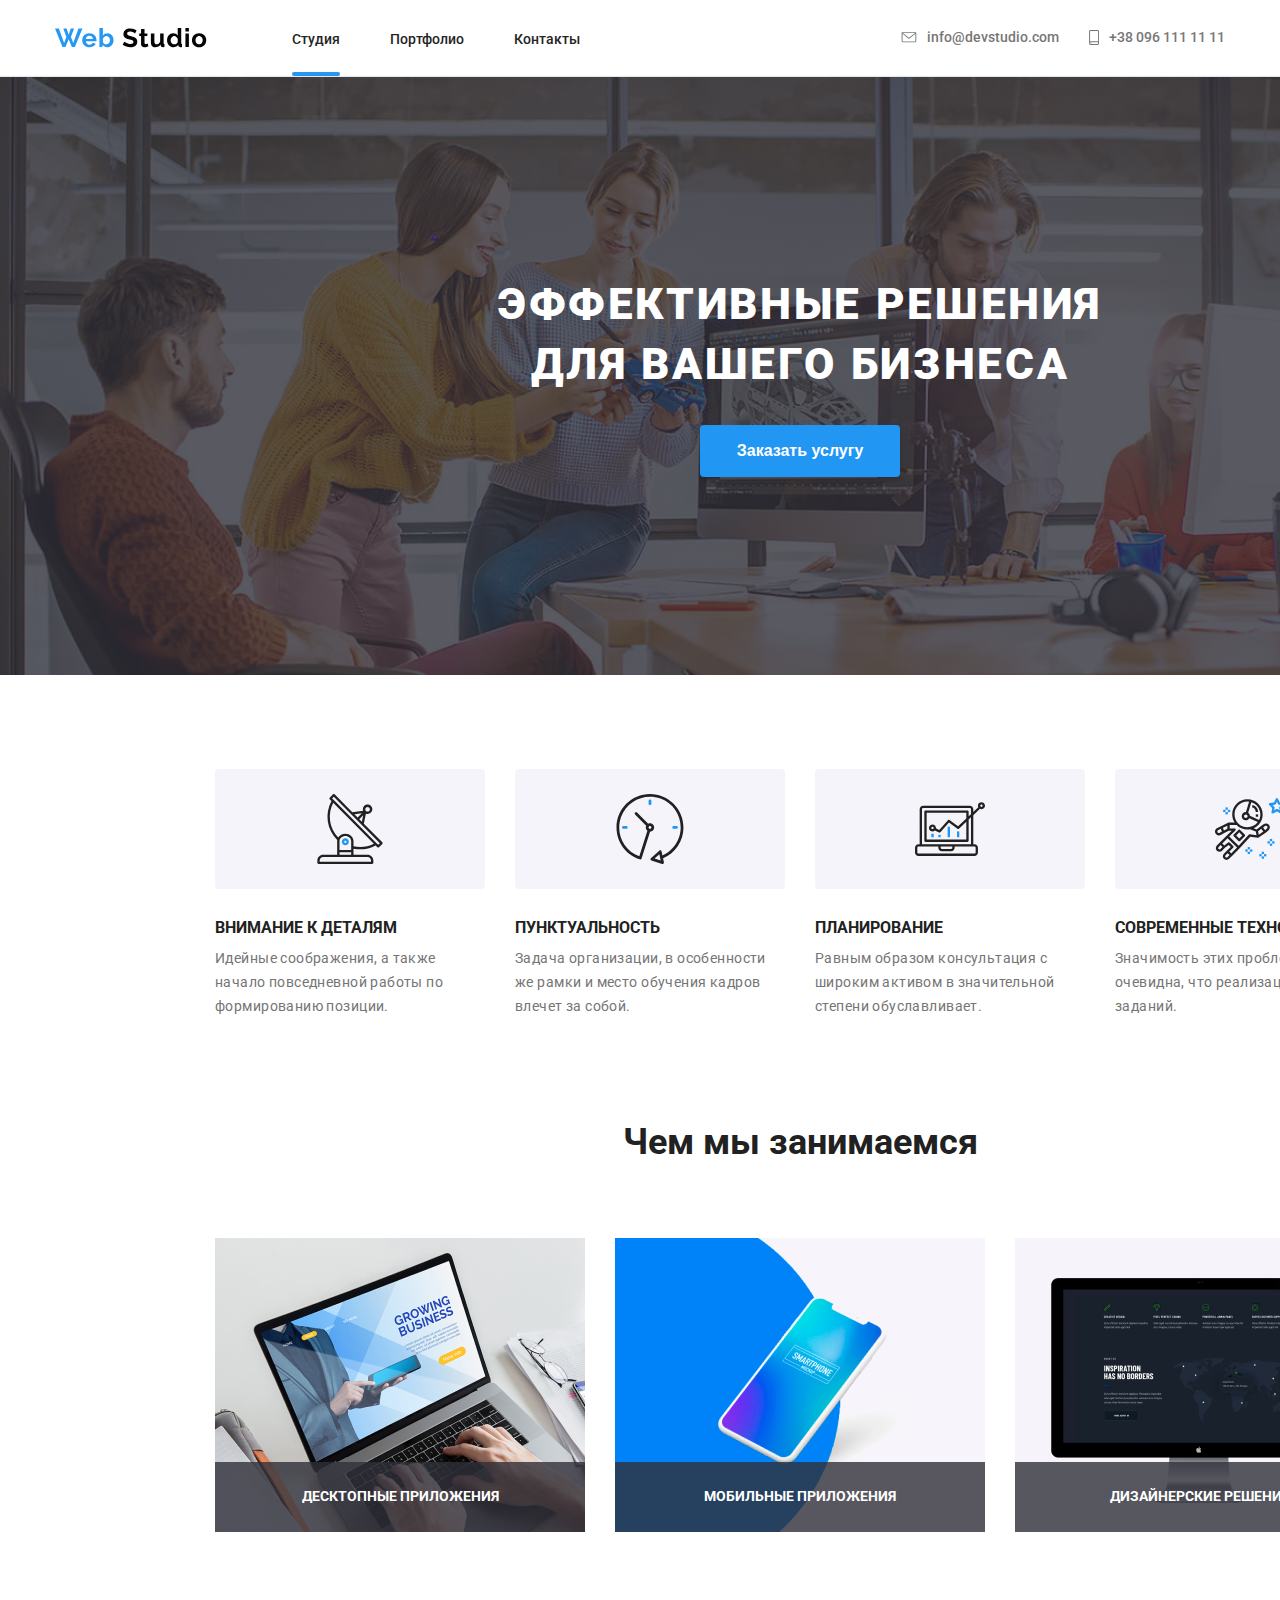
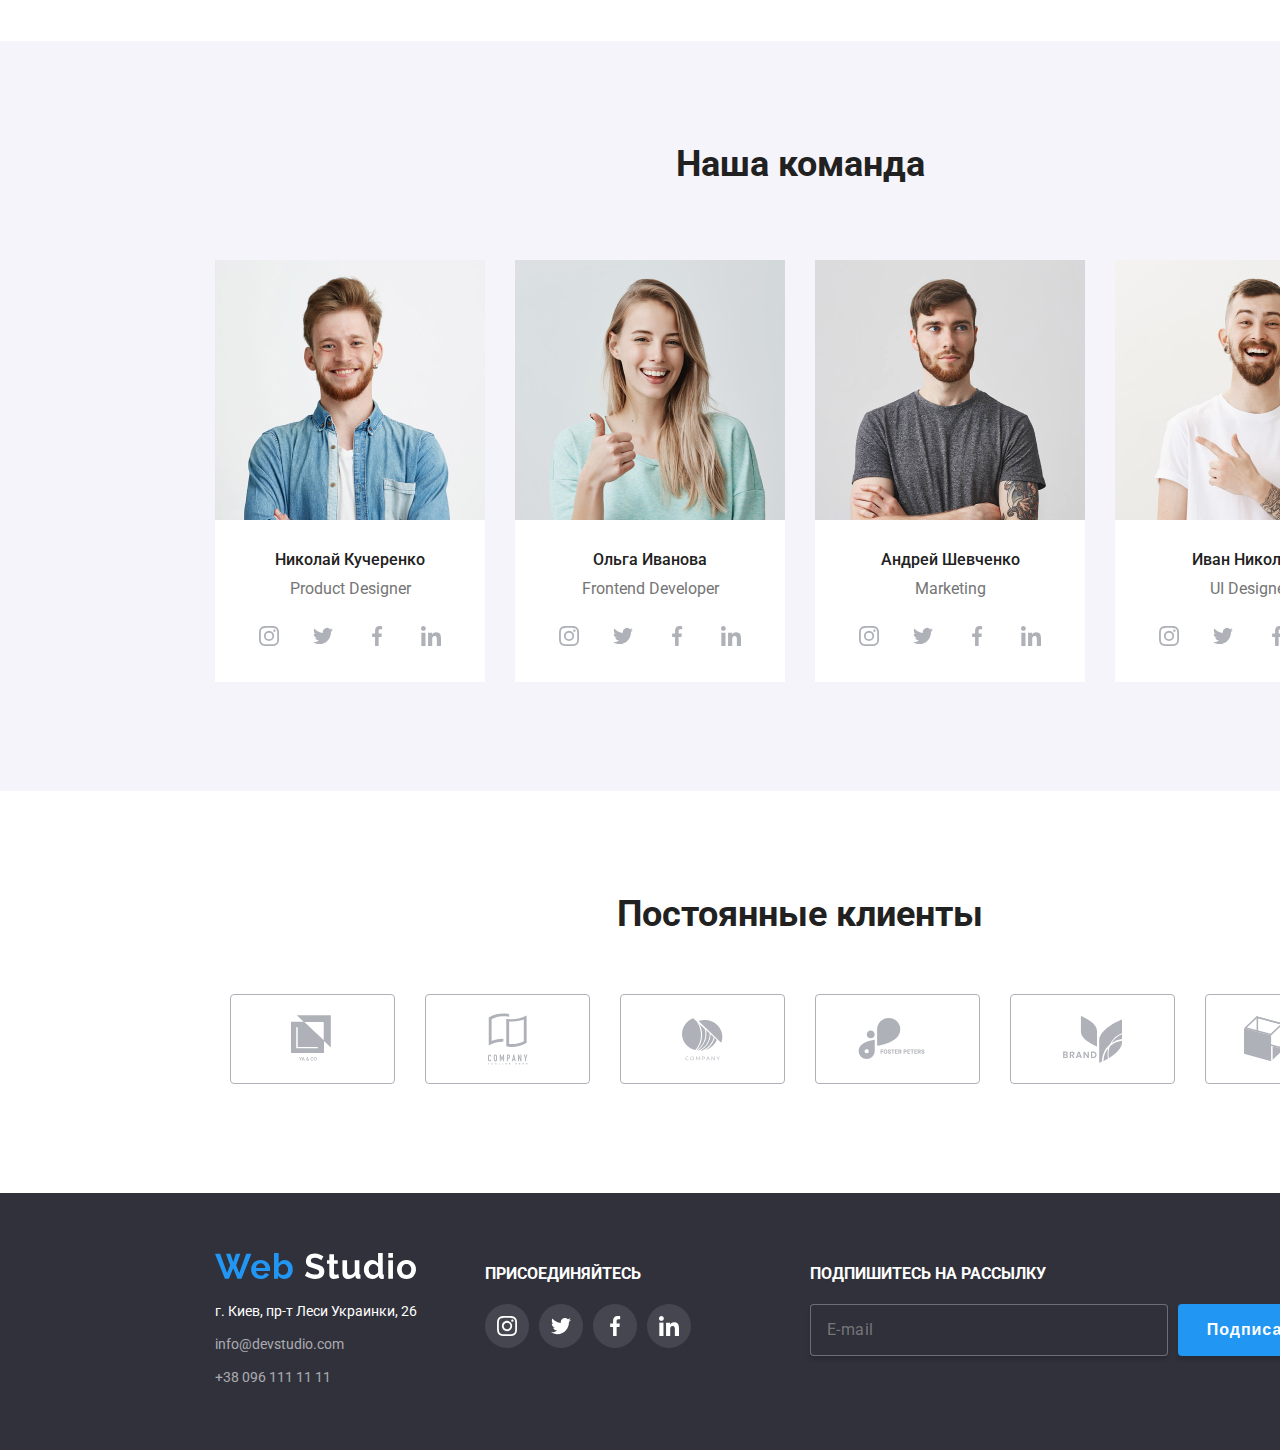
<file: index.html>
<!DOCTYPE html>
<html lang="ru">
  <head>
    <meta charset="UTF-8" />
    <meta name="format-detection" content="telephone=no" />
    <meta
      name="viewport"
      content="width=device-width, initial-scale=1.0, maximum-scale=1.0, user-scalable=no, shrink-to-fit=no"
    />
    <meta http-equiv="X-UA-Compatible" content="ie=edge" />
    <title>home</title>
    <link
      href="https://fonts.googleapis.com/css2?family=Roboto:wght@400;500;700;900&display=swap"
      rel="stylesheet"
    />
    <link rel="stylesheet" href="css/style.css" />
  </head>

  <body>
    <header class="header">
      <div class="container header__container">
        <ul class="header__items">
          <li class="header__item">
            <a href="/" class="logo">
              <img src="./image/logo.svg" alt="WEB Studio" />
            </a>
          </li>
          <li class="header__item header__item-nav">
            <nav class="nav">
              <ul class="nav__list">
                <li class="nav__item">
                  <a class="nav__link nav__link--active" href="/index.html"
                    >Студия</a
                  >
                </li>
                <li class="nav__item">
                  <a class="nav__link" href="./portfolio.html">Портфолио</a>
                </li>
                <li class="nav__item">
                  <a class="nav__link" href="">Контакты</a>
                </li>
              </ul>
            </nav>
          </li>

          <li class="contacts">
            <ul class="contacts__list">
              <li class="contacts__item">
                <a class="contacts__link" href="mailto:info@devstudio.com">
                  <svg class="contacts__icon icon--envelope">
                    <use xlink:href="./image/sprite.svg#envelope"></use>
                  </svg>
                  <span class="contacts__text">info@devstudio.com </span>
                </a>
              </li>
              <li class="contacts__item">
                <a class="contacts__link" href="tel:+380961111111">
                  <svg class="contacts__icon icon--smartphone">
                    <use xlink:href="./image/sprite.svg#smartphone"></use>
                  </svg>
                  <span class="contacts__text">+38 096 111 11 11</span>
                </a>
              </li>
            </ul>
          </li>
        </ul>
      </div>
    </header>

    <main class="layout">
      <section class="layout__section layout__section-main">
        <!-- <div class="container"> -->
          <div class="layout__hero-bcg">
            <div class="layout__hero">
              <h1 class="layout__main-title">
                Эффективные решения для вашего бизнеса
              </h1>
              <button data-modal-open="" type="button" class="btn btn-hero" >
                <span class="btn__text">
                  Заказать услугу
                </span>
              </button>
            </div>
          </div>
        </div>
      </section>

      <section class="layout__section">
        <div class="container">
          <ul class="layout__list">
            <li class="layout__item icon-antenna">
              <p class="layout__title">Внимание к деталям</p>
              <p class="layout__text">
                Идейные соображения, а также начало повседневной работы по
                формированию позиции.
              </p>
            </li>

            <li class="layout__item icon-clock">
              <p class="layout__title">Пунктуальность</p>
              <p class="layout__text">
                Задача организации, в особенности же рамки и место обучения
                кадров влечет за собой.
              </p>
            </li>

            <li class="layout__item icon-diagram">
              <p class="layout__title">Планирование</p>
              <p class="layout__text">
                Равным образом консультация с широким активом в значительной
                степени обуславливает.
              </p>
            </li>

            <li class="layout__item icon-astronaut">
              <p class="layout__title">Современные технологии</p>
              <p class="layout__text">
                Значимость этих проблем настолько очевидна, что реализация
                плановых заданий.
              </p>
            </li>
          </ul>
        </div>
      </section>

      <section class="layout__section block">
        <div class="container">
          <h2 class="block__title">Чем мы занимаемся</h2>
          <ul class="block__list">
            <li class="block__item">
              <div class="img block__float">
                <img class="block__img" src="./image/example-09.jpg" alt="" />
                <p class="block__text">Десктопные приложения</p>
              </div>
            </li>
            <li class="block__item">
              <div class="img block__float">
                <img class="block__img" src="./image/mobile-app.jpg" alt="" />
                <p class="block__text">Мобильные приложения</p>
              </div>
              
            </li>
            <li class="block__item">
              <div class="img block__float">
                <img class="block__img" src="./image/example-06.jpg" alt="" />
                <p class="block__text">Дизайнерские решения</p>
              </div>
              
            </li>
          </ul>
        </div>
      </section>

      <section class="layout__section card">
        <div class="container">
          <h2 class="card__title">Наша команда</h2>
          <ul class="card__list">
            <li class="card__item">
              <div class="img">
                <img class="card__img" src="./image/john-smith.jpg" alt="" />
              </div>
              <div class="card__item-info">
                <h3 class="card__name">Николай Кучеренко</h3>
                <p class="card__description">Product Designer</p>
                <ul class="social">
                  <li class="social__list-item">
                    <a class="social__link" href="">
                      <svg class="social__item-icon">
                        <use xlink:href="./image/sprite.svg#instagram-icon"></use>
                      </svg>
                    </a>
                  </li>
                  <li class="social__list-item">
                    <a class="social__link" href="">
                      <svg class="social__item-icon">
                        <use xlink:href="./image/sprite.svg#twitter-icon"></use>
                      </svg>
                    </a>
                  </li>
                  <li class="social__list-item">
                    <a class="social__link" href="">
                      <svg class="social__item-icon">
                        <use xlink:href="./image/sprite.svg#facebook-icon"></use>
                      </svg>
                    </a>
                  </li>
                  <li class="social__list-item">
                    <a class="social__link" href="">
                      <svg class="social__item-icon">
                        <use xlink:href="./image/sprite.svg#linkedin-icon"></use>
                      </svg>
                    </a>
                  </li>
                </ul>
              </div>
            </li>

            <li class="card__item">
              <div class="img">
                <img class="card__img" src="./image/marta-stewart.jpg" alt="" />
              </div>
              <div class="card__item-info">
                <h3 class="card__name">Ольга Иванова</h3>
                <p class="card__description">Frontend Developer</p>
                <ul class="social">
                  <li class="social__list-item">
                    <a class="social__link" href="">
                      <svg class="social__item-icon">
                        <use xlink:href="./image/sprite.svg#instagram-icon"></use>
                      </svg>
                    </a>
                  </li>
                  <li class="social__list-item">
                    <a class="social__link" href="">
                      <svg class="social__item-icon">
                        <use xlink:href="./image/sprite.svg#twitter-icon"></use>
                      </svg>
                    </a>
                  </li>
                  <li class="social__list-item">
                    <a class="social__link" href="">
                      <svg class="social__item-icon">
                        <use xlink:href="./image/sprite.svg#facebook-icon"></use>
                      </svg>
                    </a>
                  </li>
                  <li class="social__list-item">
                    <a class="social__link" href="">
                      <svg class="social__item-icon">
                        <use xlink:href="./image/sprite.svg#linkedin-icon"></use>
                      </svg>
                    </a>
                  </li>
                </ul>
              </div>
            </li>

            <li class="card__item">
              <div class="img">
                <img class="card__img" src="./image/robert-jakis.jpg" alt="" />
              </div>
              <div class="card__item-info">
                <h3 class="card__name">Андрей Шевченко</h3>
                <p class="card__description">Marketing</p>
                <ul class="social">
                  <li class="social__list-item">
                    <a class="social__link" href="">
                      <svg class="social__item-icon">
                        <use xlink:href="./image/sprite.svg#instagram-icon"></use>
                      </svg>
                    </a>
                  </li>
                  <li class="social__list-item">
                    <a class="social__link" href="">
                      <svg class="social__item-icon">
                        <use xlink:href="./image/sprite.svg#twitter-icon"></use>
                      </svg>
                    </a>
                  </li>
                  <li class="social__list-item">
                    <a class="social__link" href="">
                      <svg class="social__item-icon">
                        <use xlink:href="./image/sprite.svg#facebook-icon"></use>
                      </svg>
                    </a>
                  </li>
                  <li class="social__list-item">
                    <a class="social__link" href="">
                      <svg class="social__item-icon">
                        <use xlink:href="./image/sprite.svg#linkedin-icon"></use>
                      </svg>
                    </a>
                  </li>
                </ul>
              </div>
            </li>

            <li class="card__item">
              <div class="img">
                <img class="card__img" src="./image/martin-doe.jpg" alt="" />
              </div>
              <div class="card__item-info">
                <h3 class="card__name">Иван Николаев</h3>
                <p class="card__description">UI Designer</p>
                <ul class="social">
                  <li class="social__list-item">
                    <a class="social__link" href="">
                      <svg class="social__item-icon">
                        <use xlink:href="./image/sprite.svg#instagram-icon"></use>
                      </svg>
                    </a>
                  </li>
                  <li class="social__list-item">
                    <a class="social__link" href="">
                      <svg class="social__item-icon">
                        <use xlink:href="./image/sprite.svg#twitter-icon"></use>
                      </svg>
                    </a>
                  </li>
                  <li class="social__list-item">
                    <a class="social__link" href="">
                      <svg class="social__item-icon">
                        <use xlink:href="./image/sprite.svg#facebook-icon"></use>
                      </svg>
                    </a>
                  </li>
                  <li class="social__list-item">
                    <a class="social__link" href="">
                      <svg class="social__item-icon">
                        <use xlink:href="./image/sprite.svg#linkedin-icon"></use>
                      </svg>
                    </a>
                  </li>
                </ul>
              </div>
            </li>
          </ul>
        </div>
      </section>

      <section class="layout__section blocks">
        <div class="container">
          <h2 class="blocks__title">Постоянные клиенты</h2>
          <ul class="blocks__list">
            <li class="blocks__item">
              <svg class="blocks__item-icon icon--first">
                <use href="./image/sprite.svg#logo-1"></use>
              </svg>
            </li>

            <li class="blocks__item">
              <svg class="blocks__item-icon icon--second">
                <use xlink:href="./image/sprite.svg#logo-2"></use>
              </svg>
            </li>

            <li class="blocks__item">
              <svg class="blocks__item-icon icon--third">
                <use xlink:href="./image/sprite.svg#logo-3"></use>
              </svg>
            </li>

            <li class="blocks__item">
              <svg class="blocks__item-icon icon--fourth">
                <use xlink:href="./image/sprite.svg#logo-4"></use>
              </svg>
            </li>

            <li class="blocks__item">
              <svg class="blocks__item-icon icon--fifth">
                <use xlink:href="./image/sprite.svg#logo-5"></use>
              </svg>
            </li>

            <li class="blocks__item">
              <svg class="blocks__item-icon icon--sixth">
                <use xlink:href="./image/sprite.svg#logo-6"></use>
              </svg>
            </li>
          </ul>
        </div>
      </section>
      
    </main>

    <footer class="footer">
      <div class="container">
        <div class="footer__items">
          <div class="container-footer">
            <a href="/" class="logo"
              ><img src="./image/logo-footer.svg" alt="WEB Studio"
            /></a>
            <address class="address footer-address">
              г. Киев, пр-т Леси Украинки, 26
            </address>
            <a class="contact__link" href="mailto:info@devstudio.com">
              <span class="contact__text">info@devstudio.com</span>
            </a>
            <a class="contact__link" href="tel:+380961111111">
              <span class="contact__text">+38 096 111 11 11</span>
            </a>
          </div>

          <div class="container-footer">
            <div class="footer__social">
              <p class="footer__text">Присоединяйтесь</p>
              <ul class="footer-social__list">
                <li clas="footer-social__list-item">
                   <a class="footer-social__link footer-social__link--instagram" href="">
                  </a>
                </li>
                <li class="footer-social__list-item">
                  <a class="footer-social__link footer-social__link--twitter" href=""> 
                  </a>
               </li>
               <li class="footer-social__list-item">
                  <a class="footer-social__link footer-social__link--fb" href="">
                  </a>
                </li>
                <li class="footer-social__list-item">
                  <a class="footer-social__link footer-social__link--linkedin" href="">
                  </a>
                </li>
             </ul>
            </div>
          </div>

          <div class="container-footer footer__subscribe">
            <p class="footer__text">Подпишитесь на рассылку</p>
            <div class="footer__subscribe--positioning">
              <form action="">
                  <input class="footer-form__input" type="email" placeholder="E-mail">
              </form>
              <button class="btn btn-footer">
                Подписаться
              </button>
            </div>
          </div>
        </div>
      </div>
    </footer>

    <div class="backdrop is-hidden" data-modal>
      <div class="modal">
        <button class="modal__close-button" data-modal-close>X</button>
          <svg class="modal-close-icon" width="12px" height="12px">
            <use href="./image/sprite-2.svg#modal-close-icon"></use>
          </svg>
          <p class="modal__title">Оставьте свои данные, мы вам перезвоним</p>
          <form>
            <div class="input">
              <input class="input__field" type="name" placeholder=" "/>
              <label class="input__float--name">Имя</label>
              <svg class="input__icon" width="12px" height="12px">
                <use href="./image/sprite-2.svg#modal-icon-name"></use>
              </svg>
            </div>
            <div class="input">
              <input class="input__field" type="tel" placeholder=" ">
              <label class="input__float--name">Телефон</label>
              <svg class="input__icon" width="13px" height="13px">
                <use href="./image/sprite-2.svg#modal-icon-phone"></use>
              </svg>
              
            </div>
            <div class="input">
              <input class="input__field" type="email" placeholder=" ">
              <label class="input__float--name">Почта</label>
              <svg class="input__icon" width="15px" height="12px">
                <use href="./image/sprite-2.svg#modal-icon-envelope"></use>
              </svg>
            </div>
            <div class="input">
              <textarea class="input__field modal__textarea" name="comment" id="" placeholder=" "></textarea>
              <label class="input__float--name">Комментарий</label>
            </div>
            <div>
              <input class="custom-checkbox"
              id="modal__checkbox" type="checkbox">
              <label for="modal__checkbox">
                <svg class="check__icon" width="11px" height="8px">
                  <use href="./image/sprite-2.svg#modal-check"></use>
                </svg>
                <span class="checkbox-text"> Соглашаюсь с рассылкой и принимаю
                <a href="">Условия договора</a>
              </label>
                
              </span>
            </div>
            <div class="modal__button--center">
              <button class="btn modal__button" type="submit">Отправить</button>
            </div>
        </form>
      </div>
    </div>
    </div>
    <script src="./js/modal.js"></script>

  </body>
</html>
</file>
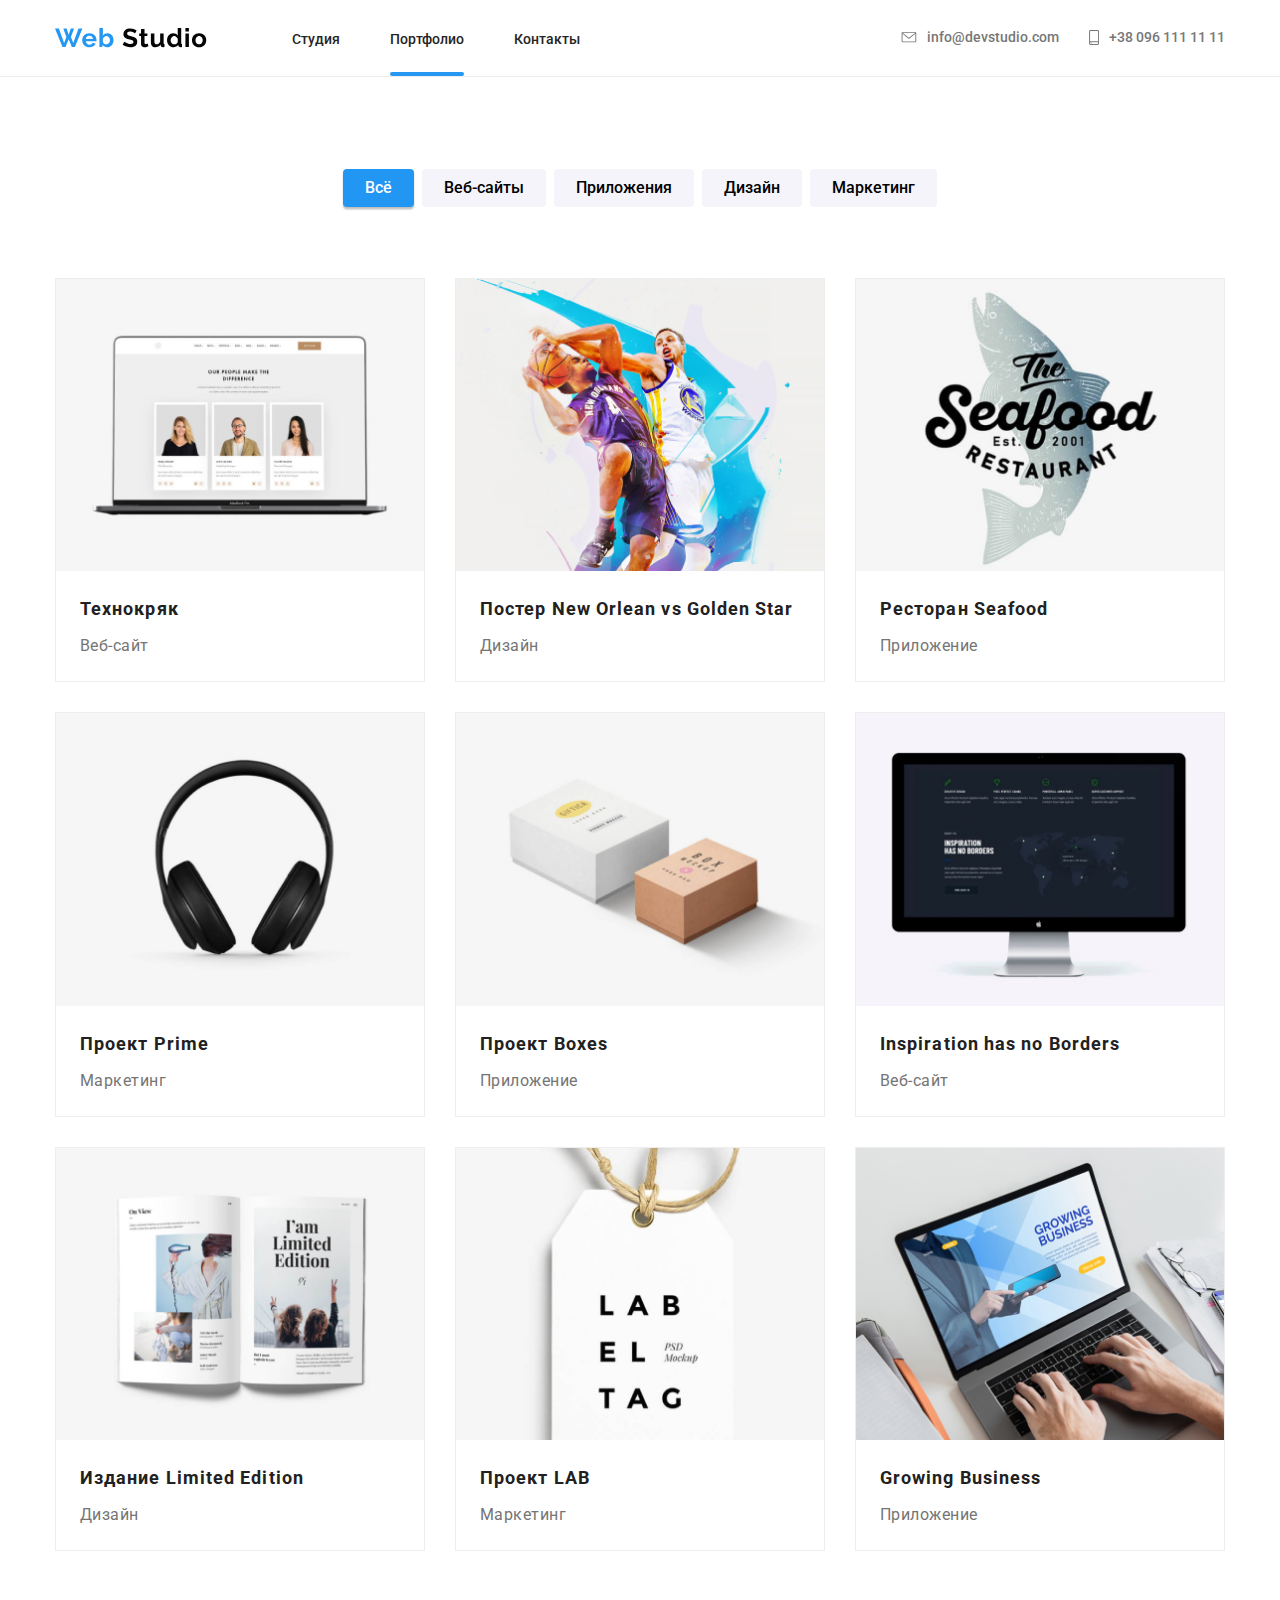
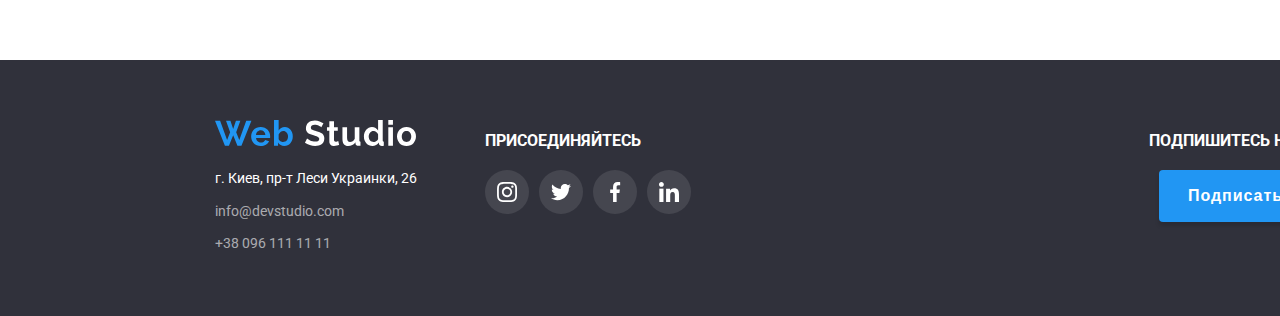
<file: portfolio.html>
<!DOCTYPE html>
<html lang="ru">
  <head>
    <meta charset="UTF-8" />
    <meta name="viewport" content="width=device-width, initial-scale=1.0" />
    <title>WEB Studio</title>
    <link
      href="https://fonts.googleapis.com/css2?family=Raleway:wght@700&family=Roboto:wght@400;500;700;900&display=swap"
      rel="stylesheet"
    />
    <link rel="stylesheet" href="./css/style.css" />
  </head>

  <body>
    <!--Шапка сайта-->
    <header class="header">
      <div class="container header__container">
        <ul class="header__items">
          <li class="header__item">
            <a href="/" class="logo">
              <img src="./image/logo.svg" alt="WEB Studio" />
            </a>
          </li>
          <li class="header__item header__item-nav">
            <nav class="nav">
              <ul class="nav__list">
                <li class="nav__item">
                  <a class="nav__link" href="./index.html">Студия</a>
                </li>
                <li class="nav__item">
                  <!-- <div class="nav__item--float"> -->
                  <a class="nav__link nav__link--active" href="./portfolio.html"
                    >Портфолио</a
                  >
                  <!-- </div> -->
                </li>
                <li class="nav__item">
                  <a class="nav__link" href="">Контакты</a>
                </li>
              </ul>
            </nav>
          </li>

          <li class="contacts">
            <ul class="contacts__list">
              <li class="contacts__item">
                <a class="contacts__link" href="mailto:info@devstudio.com">
                  <svg class="contacts__icon icon--envelope">
                    <use xlink:href="./image/sprite.svg#envelope"></use>
                  </svg>
                  <span class="contacts__text">info@devstudio.com </span>
                </a>
              </li>
              <li class="contacts__item">
                <a class="contacts__link" href="tel:+380961111111">
                  <svg class="contacts__icon icon--smartphone">
                    <use xlink:href="./image/sprite.svg#smartphone"></use>
                  </svg>
                  <span class="contacts__text">+38 096 111 11 11</span>
                </a>
              </li>
            </ul>
          </li>
        </ul>
      </div>
    </header>

    <main class="main__block">
      <section class="cards container">
        <!-- <div class="buttons"> -->
        <ul class="buttons__list">
          <li class="buttons__padding">
            <button
              class="buttons__filter buttons__filter__current"
              type="button"
            >
              Всё
            </button>
          </li>
          <li class="buttons__padding">
            <button class="buttons__filter" type="button">Веб-сайты</button>
          </li>
          <li class="buttons__padding">
            <button class="buttons__filter" type="button">Приложения</button>
          </li>
          <li class="buttons__padding">
            <button class="buttons__filter" type="button">Дизайн</button>
          </li>
          <li class="buttons__padding">
            <button class="buttons__filter" type="button">Маркетинг</button>
          </li>
        </ul>
        <!-- </div>/ -->
        <h1 class="hidden">Примеры работ</h1>
        <ul class="card__list">
          <li class="card__bigger">
            <a href="">
              <div class="card__popup-description">
                <img src="./image/example-01.jpg" alt="" />
                <p class="description__popup">
                  Технокряк это современная площадка распространения
                  коронавируса. Компании используют эту платформу для цифрового
                  шпионажа и атак на защищённые сервера конкурентов.
                </p>
              </div>
              <div class="card__info">
                <h2 class="section-title">Технокряк</h2>
                <p class="card__naming">Веб-сайт</p>
              </div>
            </a>
          </li>
          <li class="card__bigger">
            <a href="">
              <div class="card__popup-description">
                <p class="description__popup">
                  Технокряк это современная площадка распространения
                  коронавируса. Компании используют эту платформу для цифрового
                  шпионажа и атак на защищённые сервера конкурентов.
                </p>
                <img src="./image/example-02.jpg" alt="" />
              </div>
              <div class="card__info">
                <h2 class="section-title">
                  Постер New Orlean vs Golden Star
                </h2>
                <p class="card__naming">Дизайн</p>
              </div>
            </a>
          </li>
          <li class="card__bigger">
            <a href="">
              <div class="card__popup-description">
                <p class="description__popup">
                  Технокряк это современная площадка распространения
                  коронавируса. Компании используют эту платформу для цифрового
                  шпионажа и атак на защищённые сервера конкурентов.
                </p>
                <img src="./image/example-03.jpg" alt="" />
              </div>
              <div class="card__info">
                <h2 class="section-title">Ресторан Seafood</h2>
                <p class="card__naming">Приложение</p>
              </div>
            </a>
          </li>
          <li class="card__bigger">
            <a href="">
              <div class="card__popup-description">
                <p class="description__popup">
                  Технокряк это современная площадка распространения
                  коронавируса. Компании используют эту платформу для цифрового
                  шпионажа и атак на защищённые сервера конкурентов.
                </p>
                <img src="./image/example-04.jpg" alt="" />
              </div>
              <div class="card__info">
                <h2 class="section-title">Проект Prime</h2>
                <p class="card__naming">Маркетинг</p>
              </div>
            </a>
          </li>
          <li class="card__bigger">
            <a href="">
              <div class="card__popup-description">
                <p class="description__popup">
                  Технокряк это современная площадка распространения
                  коронавируса. Компании используют эту платформу для цифрового
                  шпионажа и атак на защищённые сервера конкурентов.
                </p>
                <img src="./image/example-05.jpg" alt="" />
              </div>
              <div class="card__info">
                <h2 class="section-title">Проект Boxes</h2>
                <p class="card__naming">Приложение</p>
              </div>
            </a>
          </li>
          <li class="card__bigger">
            <a href="">
              <div class="card__popup-description">
                <p class="description__popup">
                  Технокряк это современная площадка распространения
                  коронавируса. Компании используют эту платформу для цифрового
                  шпионажа и атак на защищённые сервера конкурентов.
                </p>
                <img src="./image/example-06.jpg" alt="" />
              </div>
              <div class="card__info">
                <h2 class="section-title">Inspiration has no Borders</h2>
                <p class="card__naming">Веб-сайт</p>
              </div>
            </a>
          </li>
          <li class="card__bigger">
            <a href="">
              <div class="card__popup-description">
                <p class="description__popup">
                  Технокряк это современная площадка распространения
                  коронавируса. Компании используют эту платформу для цифрового
                  шпионажа и атак на защищённые сервера конкурентов.
                </p>
                <img src="./image/example-07.jpg" alt="" />
              </div>
              <div class="card__info">
                <h2 class="section-title">Издание Limited Edition</h2>
                <p class="card__naming">Дизайн</p>
              </div>
            </a>
          </li>
          <li class="card__bigger">
            <a href="">
              <div class="card__popup-description">
                <p class="description__popup">
                  Технокряк это современная площадка распространения
                  коронавируса. Компании используют эту платформу для цифрового
                  шпионажа и атак на защищённые сервера конкурентов.
                </p>
                <img src="./image/example-08.jpg" alt="" />
              </div>
              <div class="card__info">
                <h2 class="section-title">Проект LAB</h2>
                <p class="card__naming">Маркетинг</p>
              </div>
            </a>
          </li>
          <li class="card__bigger">
            <a href="">
              <div class="card__popup-description">
                <img src="./image/example-09.jpg" alt="" />
                <p class="description__popup">
                  Технокряк это современная площадка распространения
                  коронавируса. Компании используют эту платформу для цифрового
                  шпионажа и атак на защищённые сервера конкурентов.
                </p>
              </div>

              <div class="card__info">
                <h2 class="section-title">Growing Business</h2>
                <p class="card__naming">Приложение</p>
              </div>
            </a>
          </li>
        </ul>
      </section>
    </main>

    <footer class="footer">
      <div class="container">
        <div class="footer__items">
          <div class="container-footer">
            <a href="/" class="logo"
              ><img src="./image/logo-footer.svg" alt="WEB Studio"
            /></a>
            <address class="address footer-address">
              г. Киев, пр-т Леси Украинки, 26
            </address>
            <a class="contact__link" href="mailto:info@devstudio.com">
              <span class="contact__text">info@devstudio.com</span>
            </a>
            <a class="contact__link" href="tel:+380961111111">
              <span class="contact__text">+38 096 111 11 11</span>
            </a>
          </div>

          <div class="container-footer">
            <div class="footer__social">
              <p class="footer__text">Присоединяйтесь</p>
              <ul class="footer-social__list">
                <li clas="footer-social__list-item">
                  <a
                    class="footer-social__link footer-social__link--instagram"
                    href=""
                  >
                  </a>
                </li>
                <li class="footer-social__list-item">
                  <a
                    class="footer-social__link footer-social__link--twitter"
                    href=""
                  >
                  </a>
                </li>
                <li class="footer-social__list-item">
                  <a
                    class="footer-social__link footer-social__link--fb"
                    href=""
                  >
                  </a>
                </li>
                <li class="footer-social__list-item">
                  <a
                    class="footer-social__link footer-social__link--linkedin"
                    href=""
                  >
                  </a>
                </li>
              </ul>
            </div>
          </div>
          <div class="container-footer footer__subscribe">
            <p class="footer__text">Подпишитесь на рассылку</p>
            <button class="btn btn-footer">
              Подписаться
            </button>
          </div>
        </div>
      </div>
    </footer>
  </body>
</html>
</file>
<file: css/style.css>
html,
body,
div,
span,
applet,
object,
iframe,
h1,
h2,
h3,
h4,
h5,
h6,
p,
blockquote,
pre,
a,
abbr,
acronym,
address,
big,
cite,
code,
del,
dfn,
img,
ins,
kbd,
q,
s,
samp,
small,
strike,
strong,
sub,
sup,
tt,
var,
b,
u,
center,
dl,
dt,
dd,
ol,
ul,
li,
fieldset,
form,
label,
legend,
table,
caption,
tbody,
tfoot,
thead,
tr,
th,
td,
article,
aside,
canvas,
details,
embed,
figure,
figcaption,
footer,
header,
hgroup,
menu,
nav,
output,
ruby,
section,
summary,
time,
mark,
audio,
video {
  border: 0;
  font-size: 100%;
  font: inherit;
  vertical-align: baseline;
  margin: 0;
  padding: 0;
}

article,
aside,
details,
figcaption,
figure,
footer,
header,
hgroup,
menu,
nav,
section {
  display: block;
}

ol,
ul {
  list-style: none;
}

blockquote,
q {
  quotes: none;
}

blockquote:before,
blockquote:after,
q:before,
q:after {
  content: none;
}

table {
  border-collapse: collapse;
  border-spacing: 0;
}

html {
  box-sizing: border-box;
}

*,
*::before,
*::after {
  box-sizing: inherit;
}

body,
html {
  width: 100%;
  height: 100%;
}

body {
  margin 0;
  background-color: white;
  font-weight: 400;
  line-height: 1.42;
  min-width: 320px;
  overflow-y: auto;
  overflow-x: hidden;
  display: flex;
  flex-direction: column;
  height: 100%;

  font-family: "Roboto", sans-serif;
  font-style: normal;
  font-weight: 400;
}

h1,
h2,
h3,
h4,
h5,
h6 {
  font-family: "Roboto", sans-serif;
  font-size: 16px;
  font-weight: 700;
  color: #212121;
}

img {
  display: block;
  max-width: 100%;
}

input,
textarea {
  font-family: "Roboto";
  font-weight: 400;
  opacity: 1;
  font-size: 14px;
}

svg {
  display: none;
}

a {
  display: inline-block;
  color: inherit;
}

img {
  width: 100%;
  object-fit: contain;
}

body {
  margin-top: 75px;
}

.hidden {
  display: none;
}

.container {
  max-width: 1200px;
  padding: 0 15px;
  margin: 0 auto;
}

.hero {
  background-image: linear-gradient(
      to right,
      rgba(47, 48, 58, 0.8) ; rgba(47, 48, 58, 0.8) ;
    )
    url(../image/bcg-hero.jpg);
  background-repeat: no-repeat;
  max-width: 1600px;
  min-height: 600px;
  /* max-width: 100%; */
  margin: 0 auto;
}

.header__container {
  width: 1200px;
}

.header {
  position: fixed;
  display: flex;
  flex: 0 0 auto;
  width: 100%;
  top: 0;
  left: 0;
  right: 0;
  background-color: #fff;
  border-bottom: 1px solid #ececec;
  opacity: 0.98;
  z-index: 10;
}

.logo {
  display: block;
}

.header__items {
  display: flex;
  align-items: center;
  margin-right: auto;
  margin-left: auto;
}

.nav {
  margin-left: 85px;
  align-items: center;
}

.nav__list {
  display: flex;
}

.nav__link {
  padding-top: 32px;
  padding-bottom: 28px;

  font-weight: 500;
  font-size: 14px;
  line-height: 1.14;
  color: #212121;
  text-decoration: none;
  transition: 250ms cubic-bezier(0.4, 0, 0.2, 1);
}

.nav__link:hover {
  color: #2196f3;

}

.nav__link:hover::after {
  transform: scaleX(1);
}

.nav__item {
  position: relative;
}

.nav__link:after {
  content: "";
  position: absolute;
  height: 4px;
  width: 100%;
  border-radius: 4px;
  background-color: #2196f3;
  bottom: 0;
  right: 0;
  transform: scaleX(0);
  transition: transform 250ms cubic-bezier(0.4, 0, 0.2, 1);
}

.nav__link--active:after {
  content: "";
  position: absolute;
  /* display: block; */
  height: 4px;
  width: 100%;
  border-radius: 4px;
  background-color: #2196f3;
  bottom: 0;
  right: 0;
  transform: scaleX(1);
}

.nav__item:not(:last-child) {
  margin-right: 50px;
}

.contacts__item {
  display: flex;
}

.contacts__link {
  text-decoration: none;
  display: flex;
  align-items: center;
  padding: 7px 15px;
}

.contacts__icon {
  display: block;
  fill: #757575;
  transition: 250ms cubic-bezier(0.4, 0, 0.2, 1);
}

.icon--envelope {
  width: 16px;
  height: 11px;
}

.icon--smartphone {
  width: 10px;
  height: 15px;
}

.contacts {
  margin-left: auto;
  margin-right: -15px;
  align-items: center;
}

.contacts__list {
  display: flex;
}

.contacts__text {
  color: #757575;

  font-weight: 500;
  font-size: 14px;
  line-height: 1.14;
  margin-left: 10px;
  transition: 250ms cubic-bezier(0.4, 0, 0.2, 1);
}

.layout__hero-bcg {
  display: block;
  background-color: grey;
  background-image: linear-gradient(
      rgba(47, 48, 58, 0.8),
      rgba(47, 48, 58, 0.8)
    ),
    url(../image/bcg-hero.jpg);
  /* width: 1920px; */
  background-size: contain;
  height: 600px;
  margin: 0 auto;
}

.contacts__link:hover .contacts__icon,
.contacts__link:focus .contacts__icon {
  fill: #2196f3;
}

.contacts__link:hover .contacts__text,
.contacts__link:focus .contacts__text {
  color: #2196f3;
}

.layout__section {
  display: flex;
  width: 1600px;
  margin-left: auto;
  margin-right: auto;
  margin-bottom: 94px;
}

.layout__section-main {
  width: 1600px;
  margin-left: auto;
  margin-right: auto;
  align-items: center;
}

.layout__hero {
  padding: 200px 452px;
  margin: 0 auto;
  text-align: center;
}

.layout__main-title {
  font-weight: 900;
  font-size: 44px;
  line-height: 1.36;

  text-align: center;
  text-transform: uppercase;
  letter-spacing: 0.06em;

  color: #ffffff;

  padding-bottom: 30px;
}

.btn {
  background: #2196f3;
  box-shadow: 0px 4px 4px rgba(0, 0, 0, 0.15);
  border-radius: 4px;
  border: 1px solid transparent;
  cursor: pointer;
}

.btn-hero {
  margin-left: auto;
  width: 200px;
  padding: 10px 32px;
}

.btn__text {
  font-weight: 700;
  color: #fff;
  font-size: 16px;
  line-height: 1.87;
  text-align: center;
}

.layout {
  width: 1600px;
  /* width: 100%; */
  margin: 0 auto;
}

.layout__list {
  display: flex;
  flex-wrap: wrap;
  justify-content: center;
  text-align: left;
  margin: -15px;
}

.layout__item {
  max-width: 270px;
}

.layout__item {
  margin: 15px;
}

.example {
  display: inline-block;
  width: 270px;
  height: 120px;
  background-color: #f5f4fa;
}

.layout__item::before {
  content: "";
  display: block;
  height: 120px;
  background-color: #f5f4fa;
  background-position: center;
  background-repeat: no-repeat;
  border-radius: 4px;
  margin-bottom: 30px;
}

.icon-antenna::before {
  background-image: url(../image/antenna.svg);
}

.icon-clock::before {
  background-image: url(../image/clock.svg);
}

.icon-diagram::before {
  background-image: url(../image/diagram.svg);
}

.icon-astronaut::before {
  background-image: url(../image/astronaut.svg);
}

.layout__main {
  max-width: 1920px;
  width: 100%;
}

.layout__title {
  font-weight: 700;
  font-size: 16px;
  line-height: 1.14;
  margin-bottom: 10px;

  text-transform: uppercase;

  color: #212121;
}

.layout__text {
  font-weight: 400;
  font-size: 14px;
  line-height: 1.71;
  letter-spacing: 0.03em;

  color: #757575;
}

.block__list {
  display: flex;
  flex-wrap: wrap;
  justify-content: center;
  margin: 0 -15px;
}

.block__item {
  margin: 15px;
}

.block__text {
  font-weight: 700;
  font-size: 14px;
  line-height: 1.14;
  padding: 27px 0;

  text-align: center;
  text-transform: uppercase;
  text-decoration: none;

  color: #ffffff;
  background-color: rgba(47, 48, 58, 0.8);
  width: 370px;
}

.block__title,
.card__title,
.blocks__title {
  display: block;
  font-weight: 700;
  font-size: 36px;
  line-height: 1.66;
  text-align: center;

  color: #212121;
}

.block__title {
  display: block;
  padding-bottom: 50px;
}

.block__float {
  position: relative;
}

.block__text {
  position: absolute;
  bottom: 0;
}

.layout__section.card {
  background-color: #f5f4fa;
  padding-top: 94px;
  padding-bottom: 94px;
}

.card__title {
  margin-bottom: 50px;
}

.card__list {
  display: flex;
  flex-wrap: wrap;
  justify-content: center;
  margin: 0 -15px;
}

.card__item {
  box-sizing: border-box;
  background: #ffffff;
  max-width: 270px;
  margin: 15px 15px;
  transition: 250ms cubic-bezier(0.4, 0, 0.2, 1);
}

.card__item:hover,
.card__item:focus {
  box-shadow: 0px 2px 1px rgba(0, 0, 0, 0.2), 0px 1px 1px rgba(0, 0, 0, 0.14),
    0px 1px 3px rgba(0, 0, 0, 0.12);
  border-radius: 0px 0px 4px 4px;
}

.card__item-info {
  padding: 30px 32px 24px;
}

.card__name {
  font-weight: 500;
  font-size: 16px;
  line-height: 1.19;

  text-align: center;

  color: #212121;

  margin-bottom: 10px;
}

.card__description {
  font-weight: 400;
  font-size: 16px;
  line-height: 1.19;

  text-align: center;
  padding-bottom: 16px;
  color: #757575;
}

.card__bigger:hover .description__popup {
  transform: translateY(-100%);
}

.card__popup-description {
  position: relative;
  overflow: hidden;
}

.description__popup {
  position: absolute;
  display: flex;
  align-items: center;

  color: #fff;
  font-family: Roboto;
  font-style: normal;
  font-weight: 400;
  font-size: 18px;
  line-height: 1.56;
  letter-spacing: 0.03em;

  background-color: rgba(33, 150, 243, 0.9);
  width: 100%;
  height: 100%;
  overflow: hidden;
  padding: 10px 24px;
  top: 100%;
  transition: 250ms cubic-bezier(0.4, 0, 0.2, 1);
}

.social {
  display: flex;
  justify-content: center;
  margin: 0 -5px;
}

.social__link {
  display: flex;
  width: 44px;
  height: 44px;
  border-radius: 50%;
  margin: 0 5px;
  background-color: transparent;
  justify-content: center;
  align-items: center;
  transition: 250ms cubic-bezier(0.4, 0, 0.2, 1);
}

.social__item-icon {
  display: block;
  width: 20px;
  height: 20px;
  fill: #afb1b8;
  transition: 250ms cubic-bezier(0.4, 0, 0.2, 1);
}

.social__link:hover .social__item-icon,
.social__link:focus .social__item-icon {
  fill: #ffffff;
}

.social__link:hover,
.social__link:focus {
  background-color: #2196f3;
  transition: 250ms cubic-bezier(0.4, 0, 0.2, 1);
}

.blocks__list {
  display: flex;
}

.blocks__item {
  display: flex;
  border: 1px solid #afb1b8;
  box-sizing: border-box;
  border-radius: 4px;
  width: 170px;
  height: 90px;
  margin: 15px;
  margin-top: 50px;
  cursor: pointer;
  justify-content: center;
  align-items: center;
  transition: 250ms cubic-bezier(0.4, 0, 0.2, 1);
}

.blocks__item:hover,
.blocks__item:focus {
  border-color: #2196f3;
}

.blocks__item:hover .blocks__item-icon,
.blocks__item:focus .blocks__item-icon {
  fill: #2196f3;
}

.blocks__item-icon {
  display: block;
  fill: #afb1b8;
  transition: 250ms cubic-bezier(0.4, 0, 0.2, 1);
}

.icon--first {
  width: 44px;
  height: 49px;
}

.icon--second {
  width: 40px;
  height: 52px;
}

.icon--third {
  width: 41px;
  height: 43px;
}

.icon--fourth {
  width: 80px;
  height: 42px;
}

.icon--fifth {
  width: 59px;
  height: 47px;
}

.icon--sixth {
  width: 88px;
  height: 46px;
}

.address {
  font-weight: 400;
  font-size: 14px;
  line-height: 1.71;

  color: #ffffff;
}

.contact__link {
  display: block;

  text-decoration: none;
  font-weight: 400;
  font-size: 14px;
  line-height: 1.71;

  color: rgba(255, 255, 255, 0.6);
}

.footer__text {
  font-weight: 700;
  font-size: 16px;
  line-height: 1.14;
  text-transform: uppercase;
  padding-top: 12px;
  padding-bottom: 20px;
  color: #ffffff;
}

.footer {
  /* display: flex;
  flex-grow: 0; */
  background-color: hsl(235, 10%, 21%);
  /* margin: 0 auto; */
  min-width: 1600px;
  width: 100%;
}

.footer__items {
  display: flex;
  margin: 0 -34px;
  padding: 60px 0px;
}

.container-footer {
  padding: 0 34px;
  /* margin-right: auto; */
}

.footer__subscribe {
  margin-left: 94px;
  margin-left: auto;
}

.main__block {
  display: flex;
  flex: 1 0 auto;
  width: auto;
  margin: 0 auto;
  padding-top: 94px;
  padding-bottom: 94px;
}

.contact__link {
  padding-top: 9px;
}

.footer-address {
  padding-top: 20px;
}

.cards {
  width: 1200px;
  padding: 0 15px;
  margin: 0 auto;
}

.buttons__list {
  display: flex;
  padding-bottom: 56px;
  justify-content: center;
  width: auto;
}

.buttons__filter {
  background: #f5f4fa;
  border-radius: 4px;
  border: none;
  padding: 6px 22px;
  font-family: Roboto;
  font-style: normal;
  font-weight: 500;
  font-size: 16px;
  line-height: 1.63;
  cursor: pointer;
  transition: 250ms cubic-bezier(0.4, 0, 0.2, 1);
}

.buttons__padding {
  padding: 0 4px;
}

.buttons__filter:hover,
.buttons__filter:focus {
  color: #fff;
  background: #2196f3;
  box-shadow: 0px 2px 2px rgba(0, 0, 0, 0.12), 0px 1px 2px rgba(0, 0, 0, 0.08),
    0px 3px 1px rgba(0, 0, 0, 0.1);
  border: none;
}

.buttons__filter__current {
  color: #fff;
  background: #2196f3;
  box-shadow: 0px 2px 2px rgba(0, 0, 0, 0.12), 0px 1px 2px rgba(0, 0, 0, 0.08),
    0px 3px 1px rgba(0, 0, 0, 0.1);
}

.card__bigger {
  box-sizing: border-box;
  background: #ffffff;
  border: 1px solid #eeeeee;
  max-width: 370px;
  margin: 15px 15px;
  text-decoration: none;
  transition: 250ms cubic-bezier(0.4, 0, 0.2, 1);
}

.card__bigger a {
  text-decoration: none;
}

.card__bigger:hover,
.card__bigger:focus {
  box-shadow: 1px 4px 6px rgba(0, 0, 0, 0.16), 0px 4px 4px rgba(0, 0, 0, 0.06),
    0px 1px 1px rgba(0, 0, 0, 0.12);
}

.card__info {
  padding: 20px 24px;
}

.card__naming {
  font-family: Roboto;
  font-style: normal;
  font-weight: 400;
  font-size: 16px;
  line-height: 1.87;
  letter-spacing: 0.03em;
  color: #757575;
}

.section-title {
  font-family: Roboto;
  font-style: normal;
  font-weight: bold;
  font-size: 18px;
  line-height: 2;
  letter-spacing: 0.06em;
  color: #212121;
  padding-bottom: 4px;
}

.footer__social {
  padding: 0;
}

.footer-social__list {
  display: flex;
  margin: 0 -5px;
}

.footer-social__link::before {
  content: "";
  display: block;
  width: 44px;
  height: 44px;
  background-color: rgba(255, 255, 255, 0.1);
  background-repeat: no-repeat;
  background-position: center;
  border-radius: 50%;
  margin: 0 5px;
  transition: 250ms cubic-bezier(0.4, 0, 0.2, 1);
}

.footer-social__link--instagram::before {
  background-image: url(../image/instagram-icon-footer.svg);
}
.footer-social__link--twitter::before {
  background-image: url(../image/twitter-icon-footer.svg);
}

.footer-social__link--fb::before {
  background-image: url(../image/facebook-icon-footer.svg);
}

.footer-social__link--linkedin::before {
  background-image: url(../image/linkedin-icon-footer.svg);
}

.footer-social__link:hover::before {
  background-color: #2196f3;
}

.btn-footer {
  font-weight: 700;
  font-size: 16px;
  line-height: 1.87;
  display: flex;
  align-items: center;
  text-align: center;
  letter-spacing: 0.06em;
  color: #ffffff;
  margin-left: 10px;
  padding: 10px 28px;
  cursor: pointer;
}

.btn-footer::after {
  content: "";
  background-image: url(../image/icon-send.svg);
  width: 24px;
  height: 24px;
  margin-left: 10px;
  background-size: contain;
  align-items: center;
}



.backdrop {
  position: fixed;
  top: 0;
  left: 0;
  width: 100%;
  height: 100%;

  z-index: 11;
  background: rgba(0, 0, 0, 0.2);
  opacity: 1;
  transition: 300ms cubic-bezier(0.4, 0, 0.2, 1);

}

.backdrop.is-hidden .modal{
  transform: translate(-50%, -150%);
}

.modal {
  display: block;
  position: relative;
  width: 528px;
  height: 581px;
  top: 50%;
  left: 50%;
  transform: translate(-50%, -50%);

  opacity: 1;
  transition: 300ms cubic-bezier(0.4, 0, 0.2, 1);

  padding: 40px;

  background-color: #FFFFFF;
  box-shadow: 0px 2px 1px rgba(0, 0, 0, 0.2), 0px 1px 1px rgba(0, 0, 0, 0.14), 0px 1px 3px rgba(0, 0, 0, 0.12);
  border-radius: 4px;
}

.modal__title {
  font-weight: 700;
  font-size: 20px;
  line-height: 1.15;
  text-align: center;
  letter-spacing: 0.03em;

  margin-bottom: 30px;

  color: #212121;
}

.input__field {
  width: 100%;
  height: 40px;
  margin: 14px 0;
  padding-left: 42px; 
  border: 1px solid rgba(33, 33, 33, 0.2);
  box-sizing: border-box;
  border-radius: 4px;
}

.input {
  position: relative;
}

.input__icon {
  position: absolute;
  display: block;
  top: 28px;
  left: 18px;

  transition: 250ms cubic-bezier(0.4, 0, 0.2, 1);
}

.input__float--name {
  position: absolute;
  top: 27px;
  left: 43px;
  font-size: 14px;
  line-height: 16px;
  letter-spacing: 0.01em;
  color: #757575;
  pointer-events: none;

  transition: 250ms cubic-bezier(0.4, 0, 0.2, 1);
}

.input__field:focus + .input__float--name,
.input__field:not(:placeholder-shown) + .input__float--name {
  font-weight: normal;
  font-size: 12px;
  line-height: 14px;
  letter-spacing: 0.01em;
  color: #2196F3;

  transform: translate(-27px, -32px);
}

.input__field:focus ~ .input__icon {
  fill: #2196F3;
}

.modal__textarea {
  resize: none;
  width: 448px;
  height: 120px;
  padding: 12px 16px 12px 42px;
  /* border: 1px solid rgba(33, 33, 33, 0.2); */
  box-sizing: border-box;
  border-radius: 4px;
}

.checkbox-text {
  font-weight: 400;
  font-size: 14px;
  line-height: 1.71;
  letter-spacing: 0.03em;

  color: #757575;
}

.modal__button {
  color: #ffffff;
  font-style: 700;
  font-size: 16px;
  line-height: 1.6;
  align: center;
  vertical-align: center;
  padding: 10px 55px;
  margin-top: 30px;
  margin-left: auto;
  margin-right: auto;
}

/* .btn.btn-hero:focus .modal {
  transform: translate(-100% -100%);
} */

.modal__button--center {
  display: flex;
  align-items: center;
}

.checkbox-text a {
  color: #2196f3;
  /* text-decoration: solid, underline; */
}

.is-hidden {
  opacity: 0;
  pointer-events: none;
  transition: 250ms cubic-bezier(0.4, 0, 0.2, 1);
}

/* .is--hidden:focus .modal {
  transform: scale(0.8);
} */

.footer-form__input {
  font-weight: 400;
  font-size: 16px;
  line-height: 1.25;
  align-items: center;
  letter-spacing: 0.03em;
  color:#fff;

  width: 358px;
  padding: 15px 0 15px 16px;
  background-color: #2F303A;
  border: 1px solid rgba(255, 255, 255, 0.3);
  box-sizing: border-box;
  box-shadow: 0px 4px 4px rgba(0, 0, 0, 0.15);
  border-radius: 4px;
}

.modal__close-button {
  position: absolute;
  top: 8px;
  right: 8px;
  /* transform: translateX(-100); */
  width: 25px;
  height: 25px;
  background: #FFFFFF;
  border: 1px solid rgba(0, 0, 0, 0.1);
  box-sizing: border-box;
  opacity: 0.2;
}

/* Скрывает placeholder при фокусе */
.footer-form__input:focus::placeholder{
  color: transparent;
}

.modal__close-button::after {
  content: "";
  display: block;
  position: absolute;
  width: 30px;
  height: 30px;
  border: 1px solid black;
  border-radius: 50%;
  background-color: #fff;
  transform: translate(-9px, -22px);
}

.modal__close-button:focus::after {
  background-color: rgba(255, 0, 1, 1);
}

.modal-close-icon {
  display: inline-block;
  transform: translate(462px, -29px);
  pointer-events: none;
}

.custom-checkbox {
  position: absolute;
  opacity: 0;
  z-index: -1;
}

.custom-checkbox + label {
  display: inline-flex;
  align-items: center;
  user-select: none;
}

.custom-checkbox + label::before {
  content: '';
  display: inline-block;
  width: 16px;
  height: 16px;
  flex-shrink: 0;
  flex-grow: 0;
  border: 2px solid #212121;
  border-radius: 25%;
  margin-right: 7px;
  background-repeat: no-repeat;
  background-position: center center;
  background-size: 50% 50%;
  transition: 250ms cubic-bezier(0.4, 0, 0.2, 1);
}

.custom-checkbox:checked + label::before {
  border-color: #2196F3;
  background-color: #2196F3;
}

.check__icon {
  position: absolute;
  display: block;
  transform: translateX(3px);
}

.footer__subscribe--positioning {
  display: flex;
}

p {
  line-height: 1.2;
}
</file>
